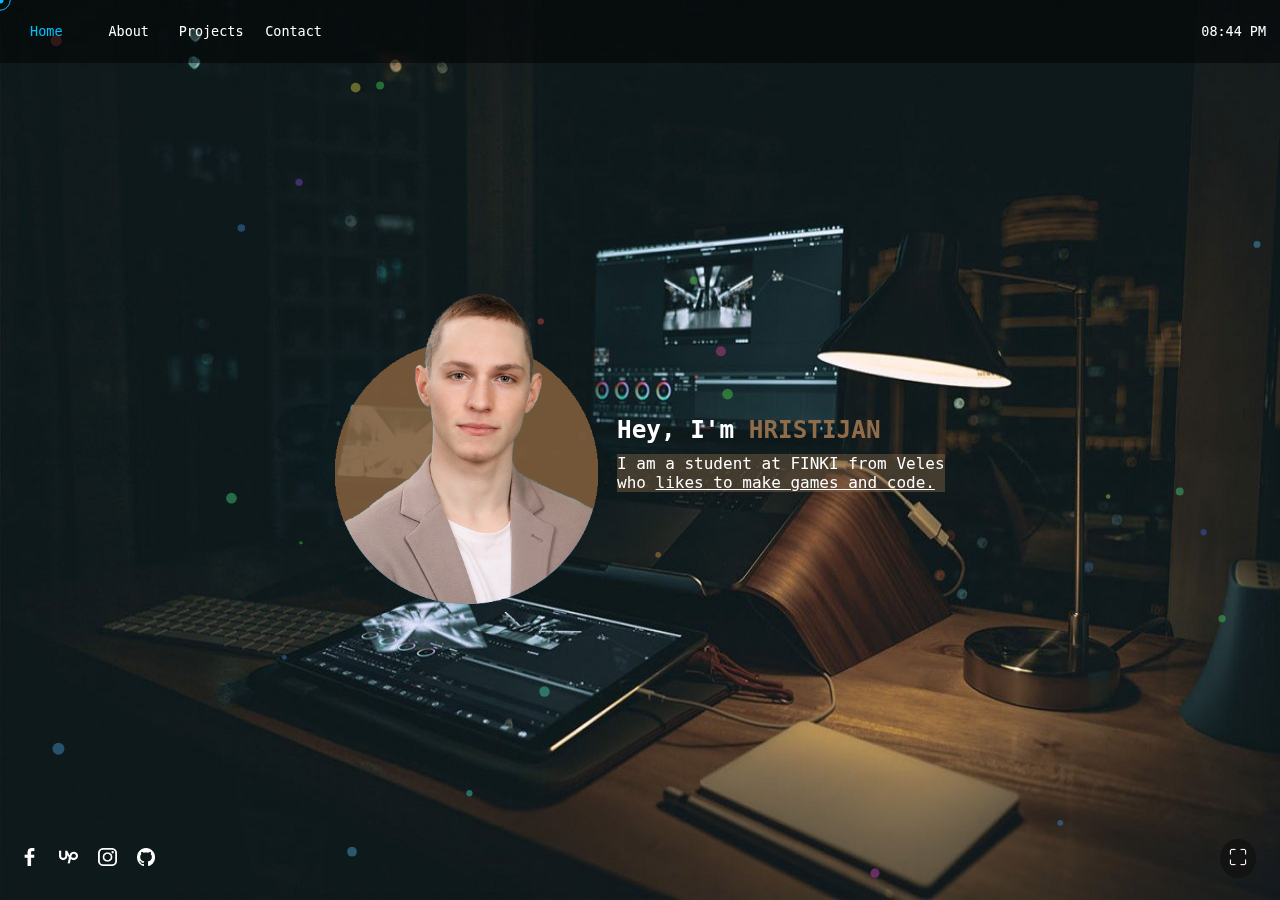
<file: index.html>
<!DOCTYPE html>
<html lang="en">
<head>
    <meta charset="UTF-8">
    <title>Home</title>
    <link rel="stylesheet" href="styles.css" />
</head>
<body>
    <div id="background"></div>

    <div id="navbar-container">
        <a href="index.html" class="selected">Home</a>
        <a href="about.html">About</a>
        <a href="projects.html">Projects</a>
        <a href="contact.html">Contact</a>
        <a id="clock">12:27 AM</a>
    </div>

    <div id="contacts-container">
        <a href="https://www.facebook.com/hristijan.gajdov/" class="logo">
            <img src="img/facebook-logo.png" alt="Facebook Logo">
        </a>
        <a href="https://www.upwork.com/freelancers/~0118cc0f1273d54744" class="logo">
            <img src="img/upwork-logo.png" alt="Upwork Logo">
        </a>
        <a href="https://www.instagram.com/h.gajdov/" class="logo">
            <img src="img/instagram-logo.png" alt="Instagram Logo">
        </a>
        <a href="https://github.com/h-gajdov" class="logo">
            <img src="img/github-logo.png" alt="Github Logo">
        </a>

        <div id="fullscreen-button">
            <img src="img/fullscreen-icon.png" alt="Fullscreen image">
        </div>
    </div>

    <div id="home-content-wrapper">
        <img id="home-picture" src="img/home-picture.png" alt="Picture of me" class="tilt">
        <div id="main-content">
            <h1>Hey, I'm <span>HRISTIJAN</span></h1>
            <p>
                I am a student at FINKI from Veles <br>
                who <span style="text-decoration: underline">likes to make games and code.</span>
            </p>
        </div>
    </div>


    <div id="mouse-follower">
        <div class="circle smaller"></div>
        <div class="circle larger"></div>
    </div>

    <canvas></canvas>

    <script src="js/main.js"></script>
</body>
</html>
</file>
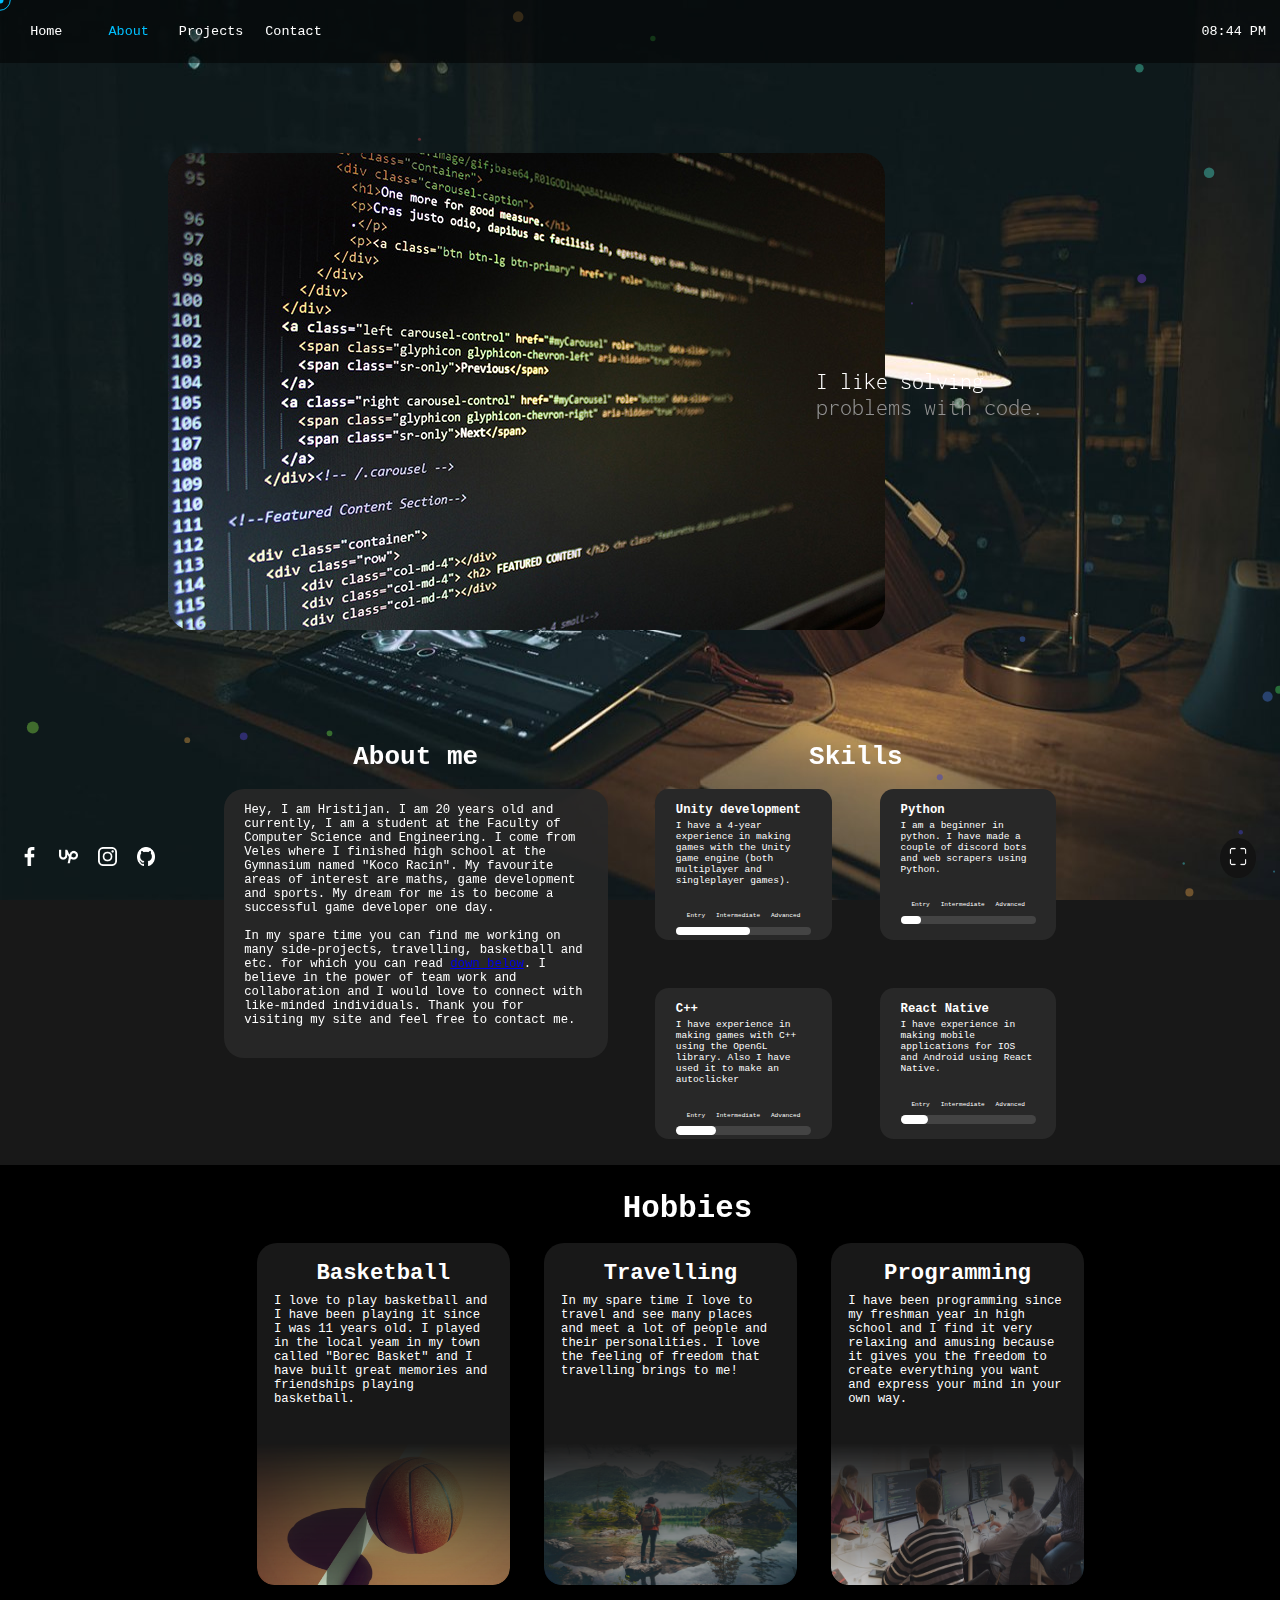
<file: about.html>
<!DOCTYPE html>
<html lang="en">
<head>
    <meta charset="UTF-8">
    <title>About</title>
    <link rel="stylesheet" href="styles.css" />

    <!-- Inconsolata font -->
    <link rel="preconnect" href="https://fonts.googleapis.com">
    <link rel="preconnect" href="https://fonts.gstatic.com" crossorigin>
    <link href="https://fonts.googleapis.com/css2?family=Inconsolata:wght@200..900&display=swap" rel="stylesheet">
</head>
<body>
    <div id="background"></div>

    <div id="navbar-container">
        <a href="index.html">Home</a>
        <a href="about.html" class="selected">About</a>
        <a href="projects.html">Projects</a>
        <a href="contact.html">Contact</a>
        <a id="clock">12:27 AM</a>
    </div>

    <div id="contacts-container">
        <a href="https://www.facebook.com/hristijan.gajdov/" class="logo">
            <img src="img/facebook-logo.png" alt="Facebook Logo">
        </a>
        <a href="https://www.upwork.com/freelancers/~0118cc0f1273d54744" class="logo">
            <img src="img/upwork-logo.png" alt="Upwork Logo">
        </a>
        <a href="https://www.instagram.com/h.gajdov/" class="logo">
            <img src="img/instagram-logo.png" alt="Instagram Logo">
        </a>
        <a href="https://github.com/h-gajdov" class="logo">
            <img src="img/github-logo.png" alt="Github Logo">
        </a>

        <div id="fullscreen-button">
            <img src="img/fullscreen-icon.png" alt="Fullscreen image">
        </div>
    </div>

    <div id="landing-content">
        <img src="img/coding-stock.jpg" alt="Laptop Stock Photo" class="tilt">
        <p>I like solving <br> <span>problems with code.</span></p>
    </div>

    <div id="about-me-container">
        <h1>About me</h1>
        <h1>Skills</h1>
        <p id="about-me-text">
            Hey, I am Hristijan. I am 20 years old and currently, I am a student at the Faculty of Computer Science and
            Engineering. I come from Veles where I finished high school at the Gymnasium named "Koco Racin". My favourite areas of interest
            are maths, game development and sports. My dream for me is to become a successful game developer one day.
            <br> <br>
            In my spare time you can find me working on many side-projects, travelling, basketball
            and etc. for which you can read <a href="#hobbies-container">down below</a>. I believe in the power of team work
            and collaboration and I would love to connect with like-minded individuals. Thank you for visiting my site and feel
            free to contact me.
        </p>

        <div id="skills-container">
            <div class="skill-card tilt" >
                <h1>React Native</h1>
                <p>I have experience in making mobile applications for IOS and Android using React Native.</p>

                <div class="slider">
                    <div class="filler"></div>

                    <div class="skill-labels">
                        <p>Entry</p>
                        <p>Intermediate</p>
                        <p>Advanced</p>
                    </div>
                </div>
            </div>
            <div class="skill-card tilt" >
                <h1>C++</h1>
                <p>I have experience in making games with C++ using the OpenGL library. Also I have used it to make an autoclicker</p>

                <div class="slider">
                    <div class="filler"></div>

                    <div class="skill-labels">
                        <p>Entry</p>
                        <p>Intermediate</p>
                        <p>Advanced</p>
                    </div>
                </div>
            </div>
            <div class="skill-card tilt" >
                <h1>Python</h1>
                <p>I am a beginner in python. I have made a couple of discord bots and web scrapers using Python.</p>

                <div class="slider">
                    <div class="filler"></div>

                    <div class="skill-labels">
                        <p>Entry</p>
                        <p>Intermediate</p>
                        <p>Advanced</p>
                    </div>
                </div>
            </div>
            <div class="skill-card tilt" >
                <h1>Unity development</h1>
                <p>I have a 4-year experience in making games with the Unity game engine (both multiplayer and singleplayer games).</p>

                <div class="slider">
                    <div class="filler"></div>

                    <div class="skill-labels">
                        <p>Entry</p>
                        <p>Intermediate</p>
                        <p>Advanced</p>
                    </div>
                </div>
            </div>
        </div>
    </div>

    <div id="hobbies-container">
        <h1>Hobbies</h1>
        <div class="hobby">
            <h1>Basketball</h1>
            <p>
                I love to play basketball and I have been playing it since I was 11 years old. I played in the local yeam in my
                town called "Borec Basket" and I have built great memories and friendships playing basketball.
            </p>
            <img src="img/basketball-hobby.jpg" alt="Basketball" />
        </div>
        <div class="hobby">
            <h1>Travelling</h1>
            <p>
                In my spare time I love to travel and see many places and meet a lot of people and their personalities. I love the
                feeling of freedom that travelling brings to me!
            </p>
            <img src="img/travelling-hobby.jpg" alt="Travelling" />
        </div>
        <div class="hobby">
            <h1>Programming</h1>
            <p>
                I have been programming since my freshman year in high school and I find it very relaxing and amusing because it
                gives you the freedom to create everything you want and express your mind in your own way.
            </p>
            <img src="img/programming-hobby.jpg" alt="Programming">
        </div>
    </div>

    <div id="mouse-follower">
        <div class="circle smaller"></div>
        <div class="circle larger"></div>
    </div>

    <canvas></canvas>

    <script src="js/main.js"></script>
</body>
</html>
</file>
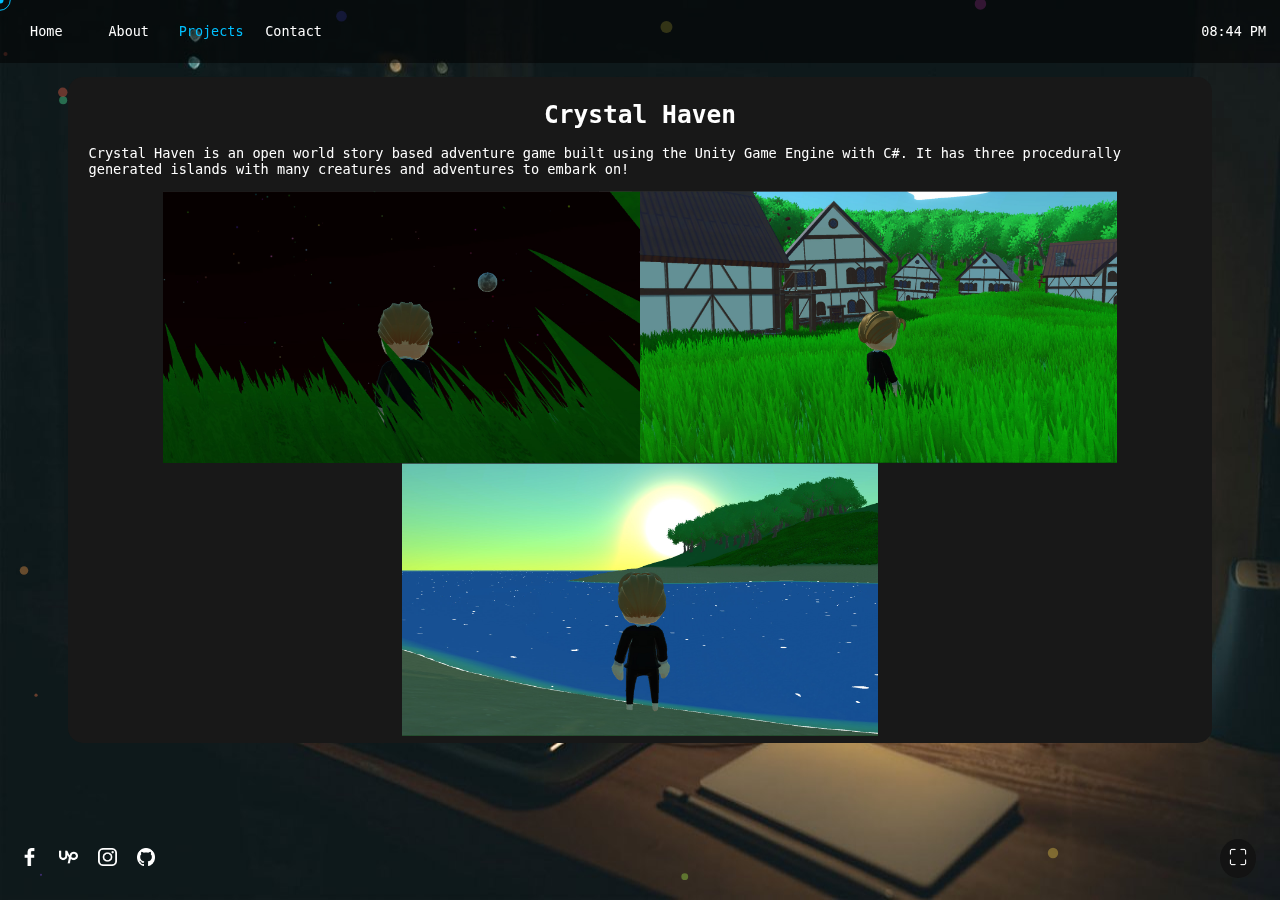
<file: crystal-haven.html>
<!DOCTYPE html>
<html lang="en">
<head>
    <meta charset="UTF-8">
    <title>Crystal Haven</title>
    <link rel="stylesheet" href="styles.css" />

    <!-- Inconsolata font -->
    <link rel="preconnect" href="https://fonts.googleapis.com">
    <link rel="preconnect" href="https://fonts.gstatic.com" crossorigin>
    <link href="https://fonts.googleapis.com/css2?family=Inconsolata:wght@200..900&display=swap" rel="stylesheet">
</head>
<body>
<div id="background"></div>

<div id="navbar-container">
    <a href="index.html">Home</a>
    <a href="about.html">About</a>
    <a href="projects.html" class="selected">Projects</a>
    <a href="contact.html">Contact</a>
    <a id="clock">12:27 AM</a>
</div>

<div class="project-description">
    <h1>Crystal Haven</h1>
    <p>Crystal Haven is an open world story based adventure game built using the Unity Game Engine with C#. It has three procedurally generated islands with many creatures and adventures to embark on!</p>
    <div class="images-container">
        <img src="img/projects/crystal-haven-1.jpg" alt="Crystal Haven 1">
        <img src="img/projects/crystal-haven-2.jpg" alt="Crystal Haven 2">
        <img src="img/projects/crystal-haven-3.jpg" alt="Crystal Haven 3">
    </div>
</div>

<div id="contacts-container">
    <a href="https://www.facebook.com/hristijan.gajdov/" class="logo">
        <img src="img/facebook-logo.png" alt="Facebook Logo">
    </a>
    <a href="https://www.upwork.com/freelancers/~0118cc0f1273d54744" class="logo">
        <img src="img/upwork-logo.png" alt="Upwork Logo">
    </a>
    <a href="https://www.instagram.com/h.gajdov/" class="logo">
        <img src="img/instagram-logo.png" alt="Instagram Logo">
    </a>
    <a href="https://github.com/h-gajdov" class="logo">
        <img src="img/github-logo.png" alt="Github Logo">
    </a>

    <div id="fullscreen-button">
        <img src="img/fullscreen-icon.png" alt="Fullscreen image">
    </div>
</div>

<div id="mouse-follower">
    <div class="circle smaller"></div>
    <div class="circle larger"></div>
</div>

<canvas></canvas>

<script src="js/main.js"></script>
</body>
</html>
</file>
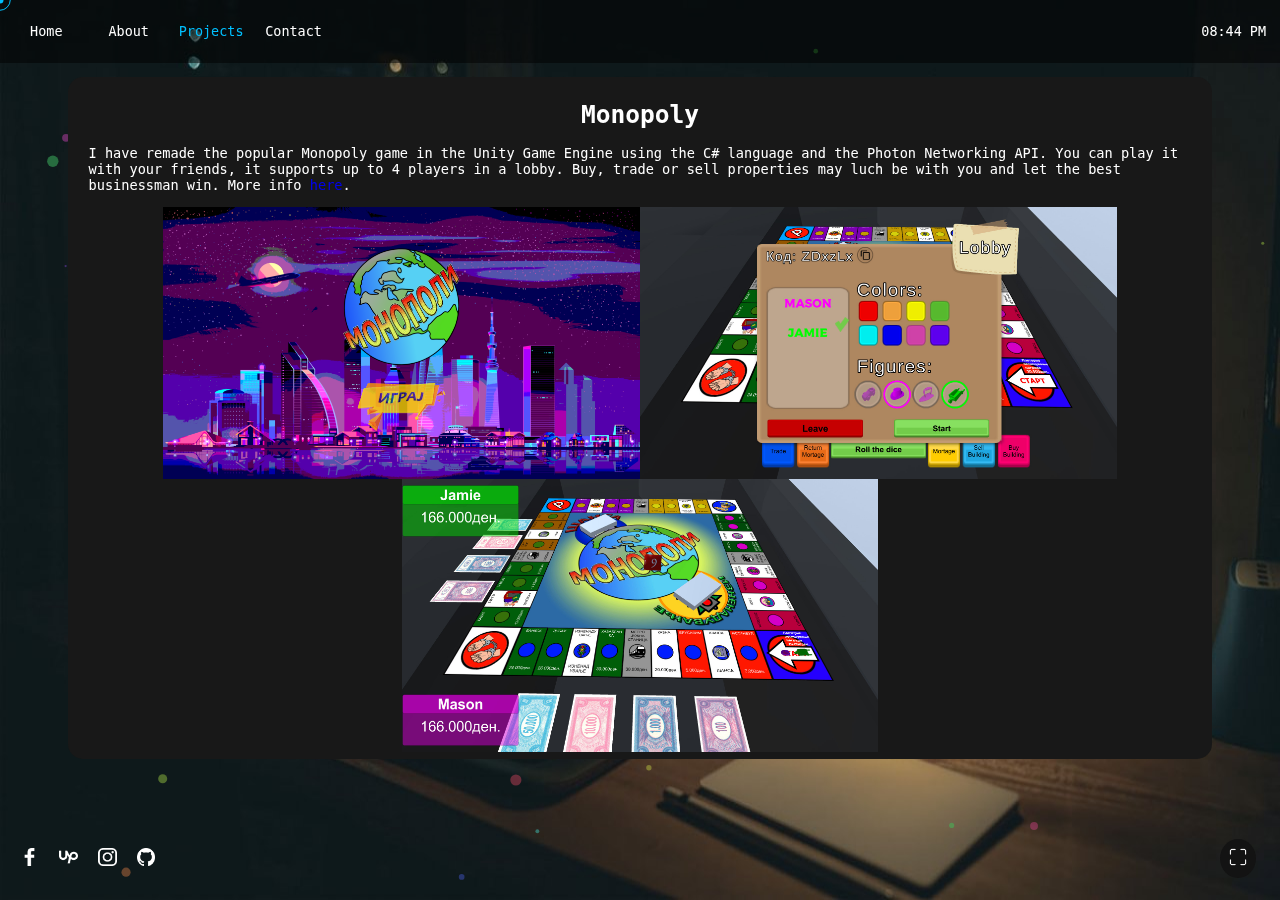
<file: monopoly.html>
<!DOCTYPE html>
<html lang="en">
<head>
    <meta charset="UTF-8">
    <title>Monopoly</title>
    <link rel="stylesheet" href="styles.css" />

    <!-- Inconsolata font -->
    <link rel="preconnect" href="https://fonts.googleapis.com">
    <link rel="preconnect" href="https://fonts.gstatic.com" crossorigin>
    <link href="https://fonts.googleapis.com/css2?family=Inconsolata:wght@200..900&display=swap" rel="stylesheet">
</head>
<body>
<div id="background"></div>

<div id="navbar-container">
    <a href="index.html">Home</a>
    <a href="about.html">About</a>
    <a href="projects.html" class="selected">Projects</a>
    <a href="contact.html">Contact</a>
    <a id="clock">12:27 AM</a>
</div>

<div class="project-description">
    <h1>Monopoly</h1>
    <p>I have remade the popular Monopoly game in the Unity Game Engine using the C# language and the Photon Networking API. You can play it with your friends, it supports up to 4 players in a lobby. Buy, trade or sell properties may luch be with you and let the best businessman win. More info <a href="https://www.upwork.com/freelancers/~0118cc0f1273d54744?p=1606794523917807616">here</a>.</p>
    <div class="images-container">
        <img src="img/projects/monopoly-1.jpg" alt="Picture of the weapons">
        <img src="img/projects/monopoly-2.jpg" alt="Picture of another player">
        <img src="img/projects/monopoly-3.jpg" alt="Picture of the ragdoll physics">
    </div>
</div>

<div id="contacts-container">
    <a href="https://www.facebook.com/hristijan.gajdov/" class="logo">
        <img src="img/facebook-logo.png" alt="Facebook Logo">
    </a>
    <a href="https://www.upwork.com/freelancers/~0118cc0f1273d54744" class="logo">
        <img src="img/upwork-logo.png" alt="Upwork Logo">
    </a>
    <a href="https://www.instagram.com/h.gajdov/" class="logo">
        <img src="img/instagram-logo.png" alt="Instagram Logo">
    </a>
    <a href="https://github.com/h-gajdov" class="logo">
        <img src="img/github-logo.png" alt="Github Logo">
    </a>

    <div id="fullscreen-button">
        <img src="img/fullscreen-icon.png" alt="Fullscreen image">
    </div>
</div>

<div id="mouse-follower">
    <div class="circle smaller"></div>
    <div class="circle larger"></div>
</div>

<canvas></canvas>

<script src="js/main.js"></script>
</body>
</html>
</file>
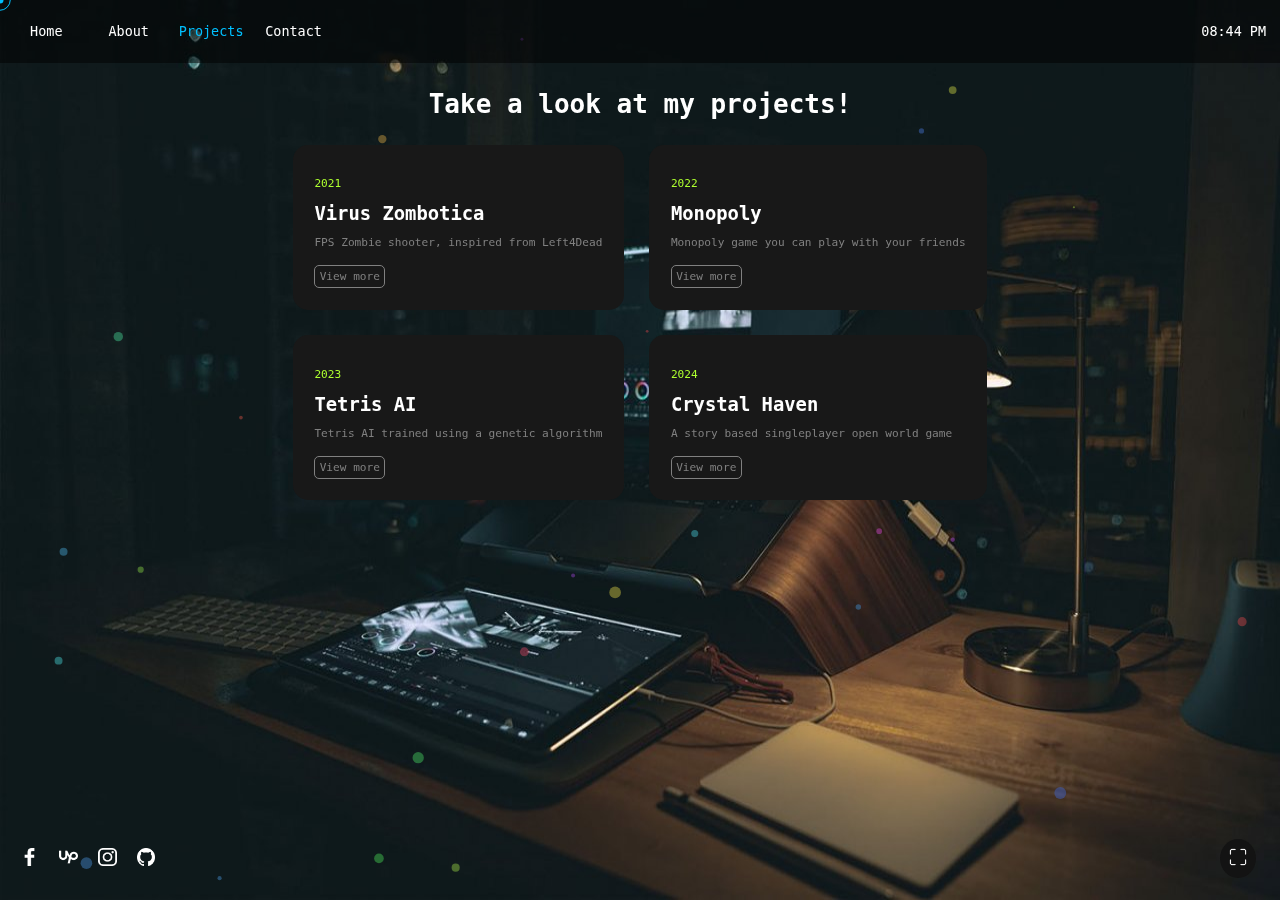
<file: projects.html>
<!DOCTYPE html>
<html lang="en">
<head>
    <meta charset="UTF-8">
    <title>Projects</title>
    <link rel="stylesheet" href="styles.css" />
</head>
<body>
    <div id="background"></div>

    <div id="navbar-container">
        <a href="index.html">Home</a>
        <a href="about.html">About</a>
        <a href="projects.html" class="selected">Projects</a>
        <a href="contact.html">Contact</a>
        <a id="clock">12:27 AM</a>
    </div>

    <div id="contacts-container">
        <a href="https://www.facebook.com/hristijan.gajdov/" class="logo">
            <img src="img/facebook-logo.png" alt="Facebook Logo">
        </a>
        <a href="https://www.upwork.com/freelancers/~0118cc0f1273d54744" class="logo">
            <img src="img/upwork-logo.png" alt="Upwork Logo">
        </a>
        <a href="https://www.instagram.com/h.gajdov/" class="logo">
            <img src="img/instagram-logo.png" alt="Instagram Logo">
        </a>
        <a href="https://github.com/h-gajdov" class="logo">
            <img src="img/github-logo.png" alt="Github Logo">
        </a>

        <div id="fullscreen-button">
            <img src="img/fullscreen-icon.png" alt="Fullscreen image">
        </div>
    </div>

    <div id="projects-container">
        <h1>Take a look at my projects!</h1>
        <div class="project">
            <p>2021</p>
            <h1>Virus Zombotica</h1>
            <p>FPS Zombie shooter, inspired from Left4Dead</p>
            <a href="virus-zombotica.html">View more</a>
        </div>
        <div class="project">
            <p>2022</p>
            <h1>Monopoly</h1>
            <p>Monopoly game you can play with your friends</p>
            <a href="monopoly.html">View more</a>
        </div>
        <div class="project">
            <p>2023</p>
            <h1>Tetris AI</h1>
            <p>Tetris AI trained using a genetic algorithm</p>
            <a href="tetris.html">View more</a>
        </div>
        <div class="project">
            <p>2024</p>
            <h1>Crystal Haven</h1>
            <p>A story based singleplayer open world game</p>
            <a href="crystal-haven.html">View more</a>
        </div>
    </div>

    <div id="mouse-follower">
        <div class="circle smaller"></div>
        <div class="circle larger"></div>
    </div>

    <canvas></canvas>

    <script src="js/main.js"></script>
</body>
</html>
</file>
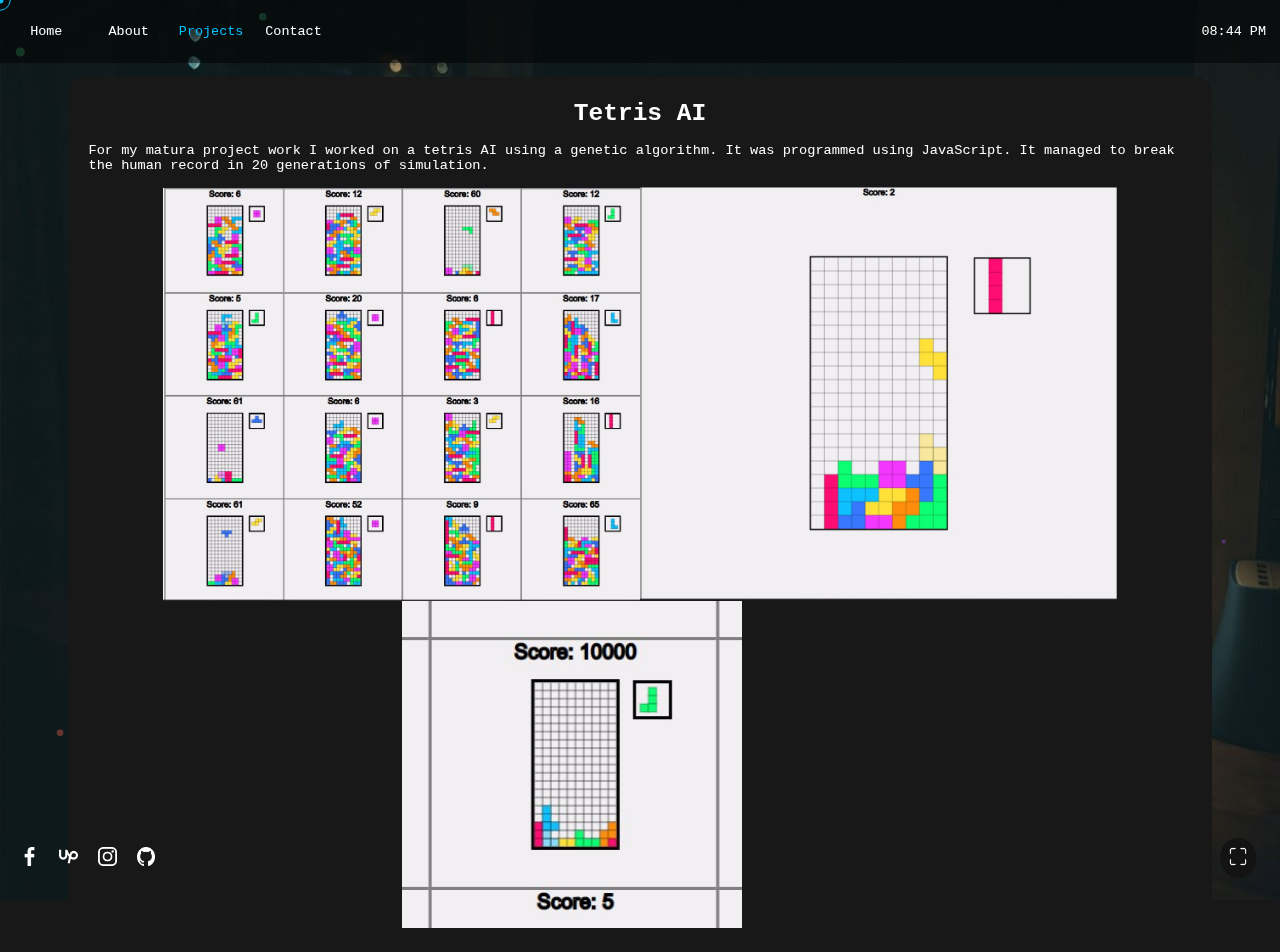
<file: tetris.html>
<!DOCTYPE html>
<html lang="en">
<head>
    <meta charset="UTF-8">
    <title>Tetris AI</title>
    <link rel="stylesheet" href="styles.css" />

    <!-- Inconsolata font -->
    <link rel="preconnect" href="https://fonts.googleapis.com">
    <link rel="preconnect" href="https://fonts.gstatic.com" crossorigin>
    <link href="https://fonts.googleapis.com/css2?family=Inconsolata:wght@200..900&display=swap" rel="stylesheet">
</head>
<body>
<div id="background"></div>

<div id="navbar-container">
    <a href="index.html">Home</a>
    <a href="about.html">About</a>
    <a href="projects.html" class="selected">Projects</a>
    <a href="contact.html">Contact</a>
    <a id="clock">12:27 AM</a>
</div>

<div class="project-description">
    <h1>Tetris AI</h1>
    <p>For my matura project work I worked on a tetris AI using a genetic algorithm. It was programmed using JavaScript. It managed to break the human record in 20 generations of simulation.</p>
    <div class="images-container">
        <img style="height: auto" src="img/projects/tetris-1.jpg" alt="Tetris AI">
        <img style="height: auto" src="img/projects/tetris-3.jpg" alt="Tetris AI">
        <img style="width: 26.61vw; height: auto" src="img/projects/tetris-2.jpg" alt="Tetris AI">
    </div>
</div>

<div id="contacts-container">
    <a href="https://www.facebook.com/hristijan.gajdov/" class="logo">
        <img src="img/facebook-logo.png" alt="Facebook Logo">
    </a>
    <a href="https://www.upwork.com/freelancers/~0118cc0f1273d54744" class="logo">
        <img src="img/upwork-logo.png" alt="Upwork Logo">
    </a>
    <a href="https://www.instagram.com/h.gajdov/" class="logo">
        <img src="img/instagram-logo.png" alt="Instagram Logo">
    </a>
    <a href="https://github.com/h-gajdov" class="logo">
        <img src="img/github-logo.png" alt="Github Logo">
    </a>

    <div id="fullscreen-button">
        <img src="img/fullscreen-icon.png" alt="Fullscreen image">
    </div>
</div>

<div id="mouse-follower">
    <div class="circle smaller"></div>
    <div class="circle larger"></div>
</div>

<canvas></canvas>

<script src="js/main.js"></script>
</body>
</html>
</file>
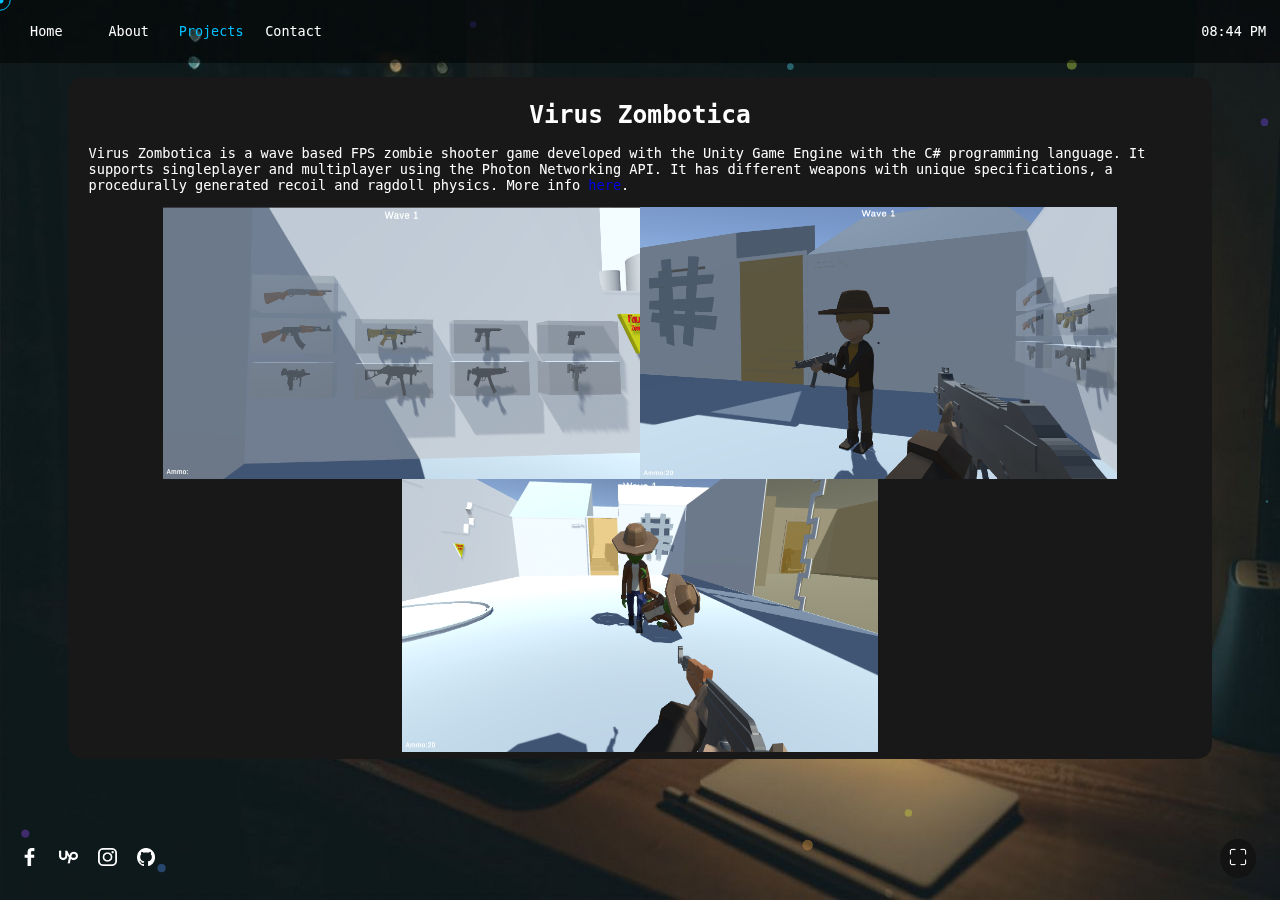
<file: virus-zombotica.html>
<!DOCTYPE html>
<html lang="en">
<head>
    <meta charset="UTF-8">
    <title>Virus Zombotica</title>
    <link rel="stylesheet" href="styles.css" />

    <!-- Inconsolata font -->
    <link rel="preconnect" href="https://fonts.googleapis.com">
    <link rel="preconnect" href="https://fonts.gstatic.com" crossorigin>
    <link href="https://fonts.googleapis.com/css2?family=Inconsolata:wght@200..900&display=swap" rel="stylesheet">
</head>
<body>
<div id="background"></div>

<div id="navbar-container">
    <a href="index.html">Home</a>
    <a href="about.html">About</a>
    <a href="projects.html" class="selected">Projects</a>
    <a href="contact.html">Contact</a>
    <a id="clock">12:27 am</a>
</div>

<div class="project-description">
    <h1>Virus Zombotica</h1>
    <p>Virus Zombotica is a wave based FPS zombie shooter game developed with the Unity Game Engine with the C# programming language. It supports singleplayer and multiplayer using the Photon Networking API. It has different weapons with unique specifications, a procedurally generated recoil and ragdoll physics. More info <a href="https://www.upwork.com/freelancers/~0118cc0f1273d54744?p=1606804091829571584">here</a>.</p>
    <div class="images-container">
        <img src="img/projects/virus-zombotica-1.jpg" alt="Picture of the weapons">
        <img src="img/projects/virus-zombotica-2.jpg" alt="Picture of another player">
        <img src="img/projects/virus-zombotica-3.jpg" alt="Picture of the ragdoll physics">
    </div>
</div>

<div id="contacts-container">
    <a href="https://www.facebook.com/hristijan.gajdov/" class="logo">
        <img src="img/facebook-logo.png" alt="Facebook Logo">
    </a>
    <a href="https://www.upwork.com/freelancers/~0118cc0f1273d54744" class="logo">
        <img src="img/upwork-logo.png" alt="Upwork Logo">
    </a>
    <a href="https://www.instagram.com/h.gajdov/" class="logo">
        <img src="img/instagram-logo.png" alt="Instagram Logo">
    </a>
    <a href="https://github.com/h-gajdov" class="logo">
        <img src="img/github-logo.png" alt="Github Logo">
    </a>

    <div id="fullscreen-button">
        <img src="img/fullscreen-icon.png" alt="Fullscreen image">
    </div>
</div>

<div id="mouse-follower">
    <div class="circle smaller"></div>
    <div class="circle larger"></div>
</div>

<canvas></canvas>

<script src="js/main.js"></script>
</body>
</html>
</file>
<file: styles.css>
body {
    background: #181818;
    font-family: monospace;
    margin: 0;
    color: white;
}

.tilt-container {
    perspective: 1000px;
}

.tilt {
    transition: 0.1s;
}

::-webkit-scrollbar {
    width: 5px;
}

::-webkit-scrollbar-track {
    box-shadow: inset 0 0 5px grey;
    border-radius: 10px;
}

::-webkit-scrollbar-thumb {
    background: lightgrey;
    border-radius: 10px;
}

a {text-decoration: none;}

#background {
    position: fixed;
    width: 100vw;
    height: 100vh;
    background: url('img/background.jpg') no-repeat;
    background-size: 100% 100%;
    z-index: -1;
}

#navbar-container {
    display: flex;
    background: rgba(0, 0, 0, 0.5);

    align-items: center;
    font-size: 1.05vw;
    height: 7vh;
}

#navbar-container a {
    color: white;
    text-align: center;
    user-select: none;
    width: 5.642vw;
    margin-left: 0.7983vw;

    transition: color .3s, transform .3s;
}

#navbar-container a:hover {
    color: #00c0ff;
    transform: translateY(-3px);
}

#navbar-container a:last-child {
    width: 5.642vw;
    margin-left: auto;
    margin-right: 0.7983vw;
}

#contacts-container {
    position: fixed;
    bottom: 0;
    width: 100%;

    display: flex;
    align-items: center;
    height: 7vh;
    margin-bottom: 0.7983vw;
}

#contacts-container a {
    user-select: none;
    margin-left: 1.5965vw;
}

#contacts-container img {
    width: 1.44vw;

    transition: filter .3s, transform .3s;
}

#contacts-container div {
    background: #131313;
    margin-left: auto;
    margin-right: 1.86vw;
    border-radius: 50%;
    padding: 0.7vw;
}

#contacts-container div:hover img {
    cursor: pointer;
    filter: invert(52%) sepia(60%) saturate(1789%) hue-rotate(160deg) brightness(104%) contrast(104%);
}

#contacts-container a > img:hover {
    filter: invert(52%) sepia(60%) saturate(1789%) hue-rotate(160deg) brightness(104%) contrast(104%);
    transform: translateY(-5px);
}

.selected {
    color: #00c0ff !important;
}

#home-content-wrapper {
    display: flex;
    height: 85vh;

    justify-content: center;
    align-items: center;
    gap: 1.5vw;
}

#main-content h1 {
    font-size: 1.9vw;
    margin-bottom: 0.7983vw;
    font-weight: 700;
}

#main-content h1 span {
    color: #906d4a;
}

#main-content p {
    font-size: 1.25vw;
    margin: 0;
    background: rgba(144, 109, 74, 0.4);
}

#mouse-follower .circle {
    position: fixed;
    transform: translate(-50%, -50%);
    pointer-events: none; /* da ne smeta na interakciite so kopchinjata */
    overflow: clip;; /* koga e nadvor od ekranot da ne go pokazhuva scrollbarot */
}

#home-picture {
    width: 20.5vw;
}

.smaller {
    background: #00c0ff;
    height: 7px;
    width: 7px;
    border-radius: 50%;

    transition: width .2s, height .2s, opacity .2s;
}

.larger {
    height: 1.5965vw;
    width: 1.5965vw;
    border: 1px solid #00c0ff;
    border-radius: 50%;

    transition: opacity .2s;
}

.smaller[class~='animate'] {
    width: 3.72vw;
    height: 3.72vw;
    opacity: 0.5;
}

.larger[class~='animate'] {
    opacity: 0;
}

canvas {
    position: fixed;
    top: 0;
    left: 0;
    width: 100%;
    height: 100%;
    z-index: -1;
}

#landing-content {
    display: flex;
    justify-content: center;
    align-items: center;
    margin: 7%;

    font-family: 'Inconsolata', monospace;
    font-size: 1.9vw;
    font-weight: 300;
}

#landing-content img {
    border-radius: 1.86vw;
}

#landing-content p {
    transform: translateX(-30%);
}

#landing-content span {
    color: #929292;
}

#about-me-container {
    display: grid;
    grid-template-columns: 30% auto;
    grid-template-rows: auto auto;
    justify-content: center;
    grid-column-gap: 3.73vw;
    margin-bottom: 2%;
}

#about-me-container > h1 {
    text-align: center;
}

#about-me-text {
    font-size: 0.96vw;
    font-weight: 200;
    margin: 0;
    background: rgba(40, 40, 40, 0.9);
    border-radius: 20px;
    height: 18.9vw;
    padding: 1.064vw 1.597vw;
}

#about-me-text a {
    text-decoration: underline;
}

#skills-container {
    display: grid;
    grid-template-columns: 13.767vw 13.767vw;
    grid-template-rows: 11.793vw 11.793vw;
    gap: 3.789vw;
}

.skill-card {
    box-sizing: border-box;
    width: 100%;
    height: 100%;
    background: #282828;
    border-radius: 1.067vw;
    padding: 1.067vw 1.5965vw;
}

.skill-card h1 {
    font-size: 0.96vw;
    margin: 0;
}

.skill-card p {
    font-size: 0.747vw;
    font-weight: 200;
    margin: 0.267vw 0;
}

.tilt-container:nth-child(1) > .skill-card .filler {
    width: 55%;
}

.tilt-container:nth-child(2) > .skill-card .filler {
    width: 15%;
}

.tilt-container:nth-child(3) > .skill-card .filler {
    width: 30%;
}

.tilt-container:nth-child(4) > .skill-card .filler {
    width: 20%;
}

.slider {
    position: relative;
    background: #444444;
    width: 100%;
    height: 0.694vw;
    border-radius: 20px;
    bottom: -30%;
}

.filler {
    background: white;
    border-radius: 20px;
    width: 15%;
    height: 100%;
}

.skill-labels {
    display: flex;
    position: relative;
    bottom: 300%;
    justify-content: space-evenly;
}

.skill-labels p {
    font-size: 0.48vw;
}

#hobbies-container {
    display: grid;
    background: black;
    grid-template-rows: auto 26.756vw;
    grid-template-columns: 33% 33% 33%;
    gap: 1.338vw 2.676vw;
    padding: 2.007vw 20.067vw 6.689vw 20.067vw;
}

#hobbies-container p {margin: 0;}

#hobbies-container > h1 {
    font-size: 2.408vw;
    grid-column: 1 / end;
    margin: 0;
}

#hobbies-container h1 {
    text-align: center;
}

.hobby {
    position: relative;
    background: #181818;
    border-radius: 20px;
    padding: 1.338vw;

    transition: transform .3s;
}

.hobby h1 {
    font-size: 1.739vw;
    margin: 0 0 0.669vw 0;
}

.hobby p {
    font-size: 0.96vw;
}

.hobby img {
    position: absolute;
    bottom: 1.338vw;
    width: 100%;
    height: 11.037vw;
    margin: 0.669vw -1.338vw -1.338vw -1.338vw;
    border-radius: 0 0 1.338vw 1.338vw;
    opacity: 0.8;
    mask-image: linear-gradient(to top, #000, rgba(0,0,0,0.01));
}

.hobby:hover {
    transform: scale(105%, 105%);
}

#contacts-content {
    position: absolute;
    top: 50%;
    left: 50%;
    transform: translate(-50%, -50%);
    width: 100%;
}

#contacts-content > h1, #contacts-content > p {text-align: center;}

#contacts-content > p {
    font-size: 2.134vw;
    color: grey;
}

#contacts-content > h1 {
    font-size: 2.935vw;
    margin-bottom: 2.668vw;
}

.contact {
    display: flex;
    align-items: center;
    gap: 0.8vw;
    margin: 2.134vw 0;
}

#contacts-flex {
    display: flex;
    align-items: center;
    margin-left: 17.022vw;
}

.contact p, .contact h1 {
    margin: 0;
}

.contact h1 {
    font-size: 2vw;
}

.contact p {
    font-size: 0.961vw;
}

.contact img {
    background: #131313;
    padding: 0.534vw;
    box-sizing: border-box;
    border-radius: 50%;
    width: 15%;
}

#contacts-flex form {
    display: grid;
    grid-template-columns: 100% 100%;
    grid-template-rows: 50% 160% 35%;
    align-content: center;
    gap: 0.534vw;
    width: 20.926vw;
    height: 6.947vw;
}

#contacts-flex textarea {
    resize: none;
    grid-column: 1 / end;
}

#contacts-flex input, #contacts-flex textarea {
    border-radius: 7px;
    background: transparent;
    border: 1px solid grey;
    color: white;
    padding: 0.534vw;
}

#contacts-flex button {
    grid-row: 3 / 4;
    grid-column: 1 / end;
    justify-self: center;
    background: #131313;
    color: white;
    border-radius: 7px;
    width: 5.336vw;
}

#contacts-flex button:hover {cursor: pointer;}

#projects-container {
    display: grid;
    grid-template-columns: auto auto;
    justify-content: center;
    margin-top: 0.669vw;
    gap: 2.007vw;
}

#projects-container > h1 {
    grid-column: 1 / 3;
    text-align: center;
    margin-bottom: 0;
}

.project {
    padding: 1.672vw;
    background: #181818;
    border-radius: 15px;

    transition: transform 0.3s;
}

.project h1 {
    font-size: 1.472vw;
}

.project p:first-of-type {
    color: greenyellow;
}

.project p {
    font-size: 0.87vw;
    color: grey;
}

.project a {
    font-size: 0.87vw;
    display: inline-block;
    color: grey;
    padding: 0.334vw;
    border: 1px solid grey;
    margin-top: 0.334vw;
    border-radius: 5px;

    transition: color .3s, border .3s, box-shadow .3s;
}

.project a:hover {
    color: greenyellow;
    border: 1px solid greenyellow;
    box-shadow: 0 0 5px greenyellow;
}

.project:hover {
    transform: scale(110%, 110%);
}

.images-container {
    display: grid;
    grid-template-columns: auto auto;
    justify-content: center;
}

.project-description {
    background: #181818;
    margin: 1.064vw 5.322vw;
    padding: 0.532vw;
    border-radius: 15px;
}

.project-description h1 {
    text-align: center;
    font-size: 1.916vw;
}

.project-description p {
    padding: 0 1.064vw;
    font-size: 1.064vw;
}

.images-container img {
    width: 37.254vw;
    height: 21.288vw;
    transition: transform 0.3s;
}

.images-container img:hover {
    transform: scale(110%, 110%);
}

.images-container img:last-child {
    position: relative;
    left: 50%;
}
</file>
